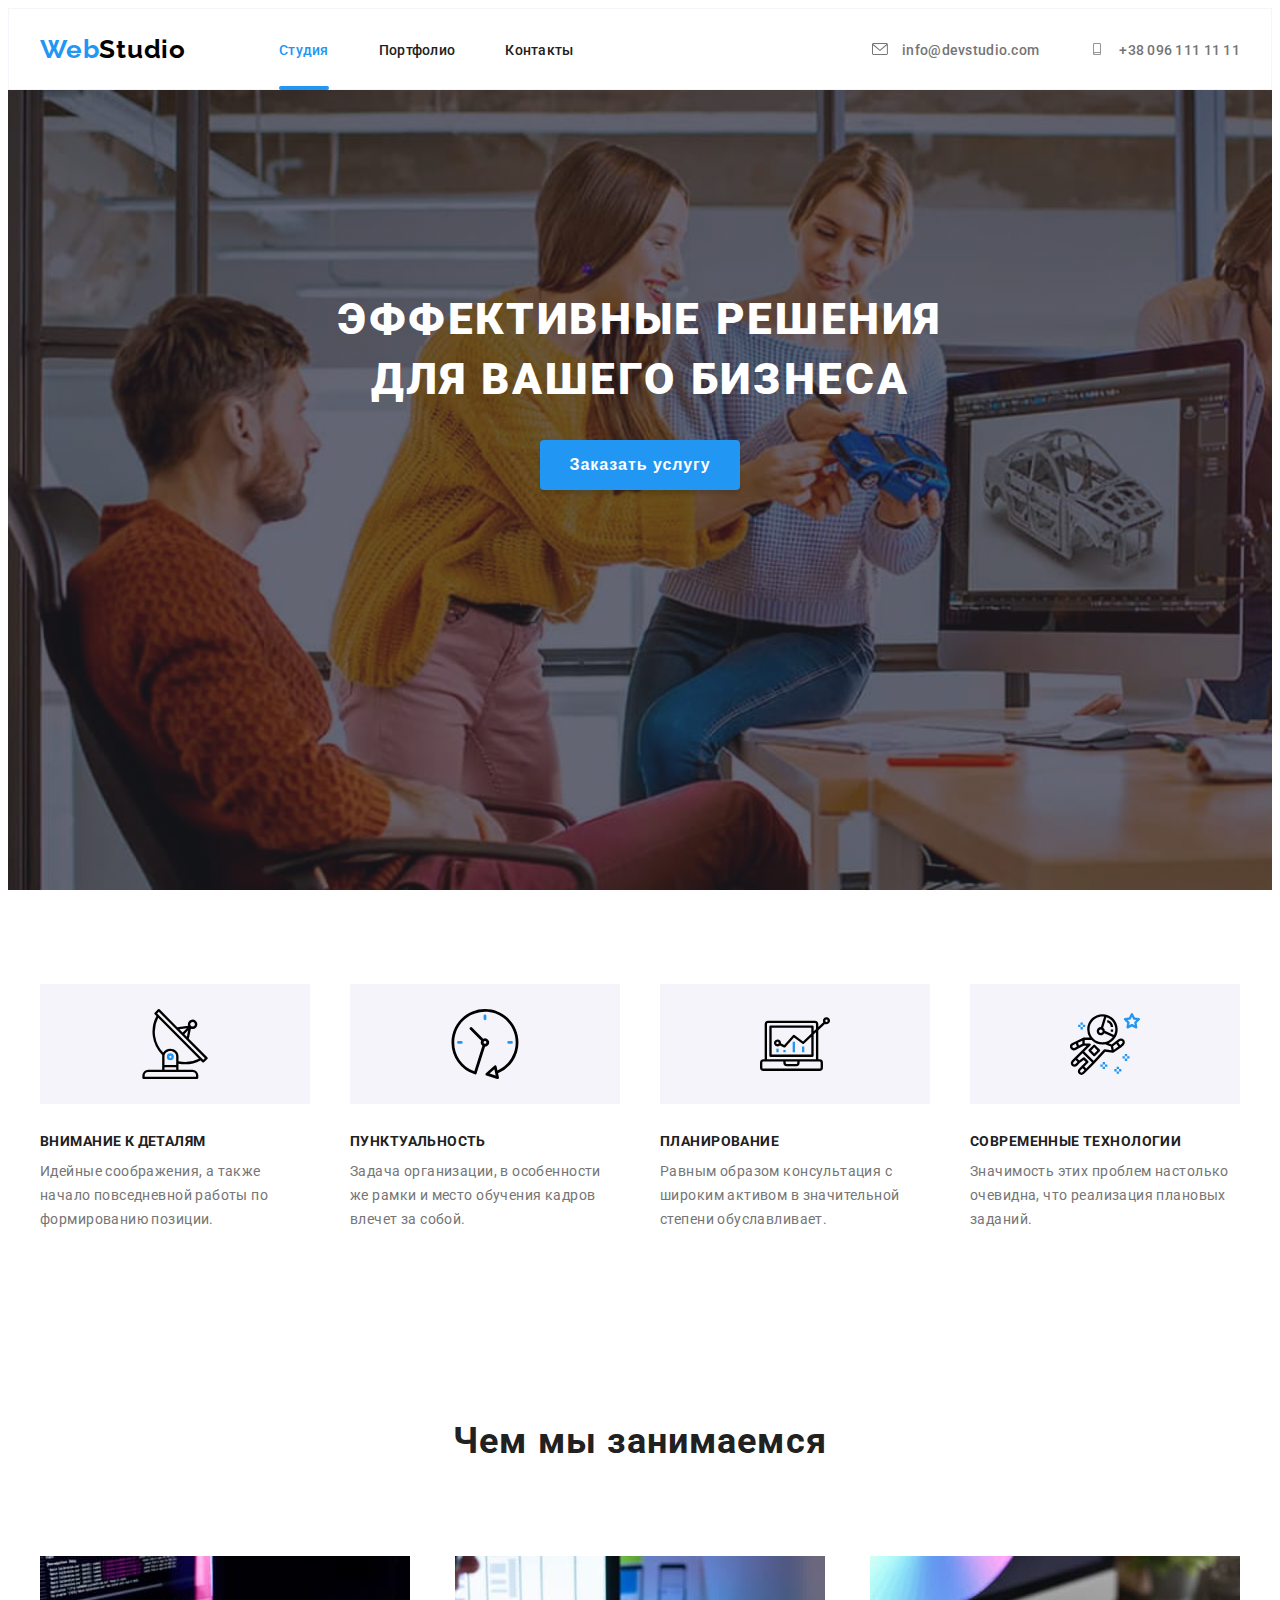
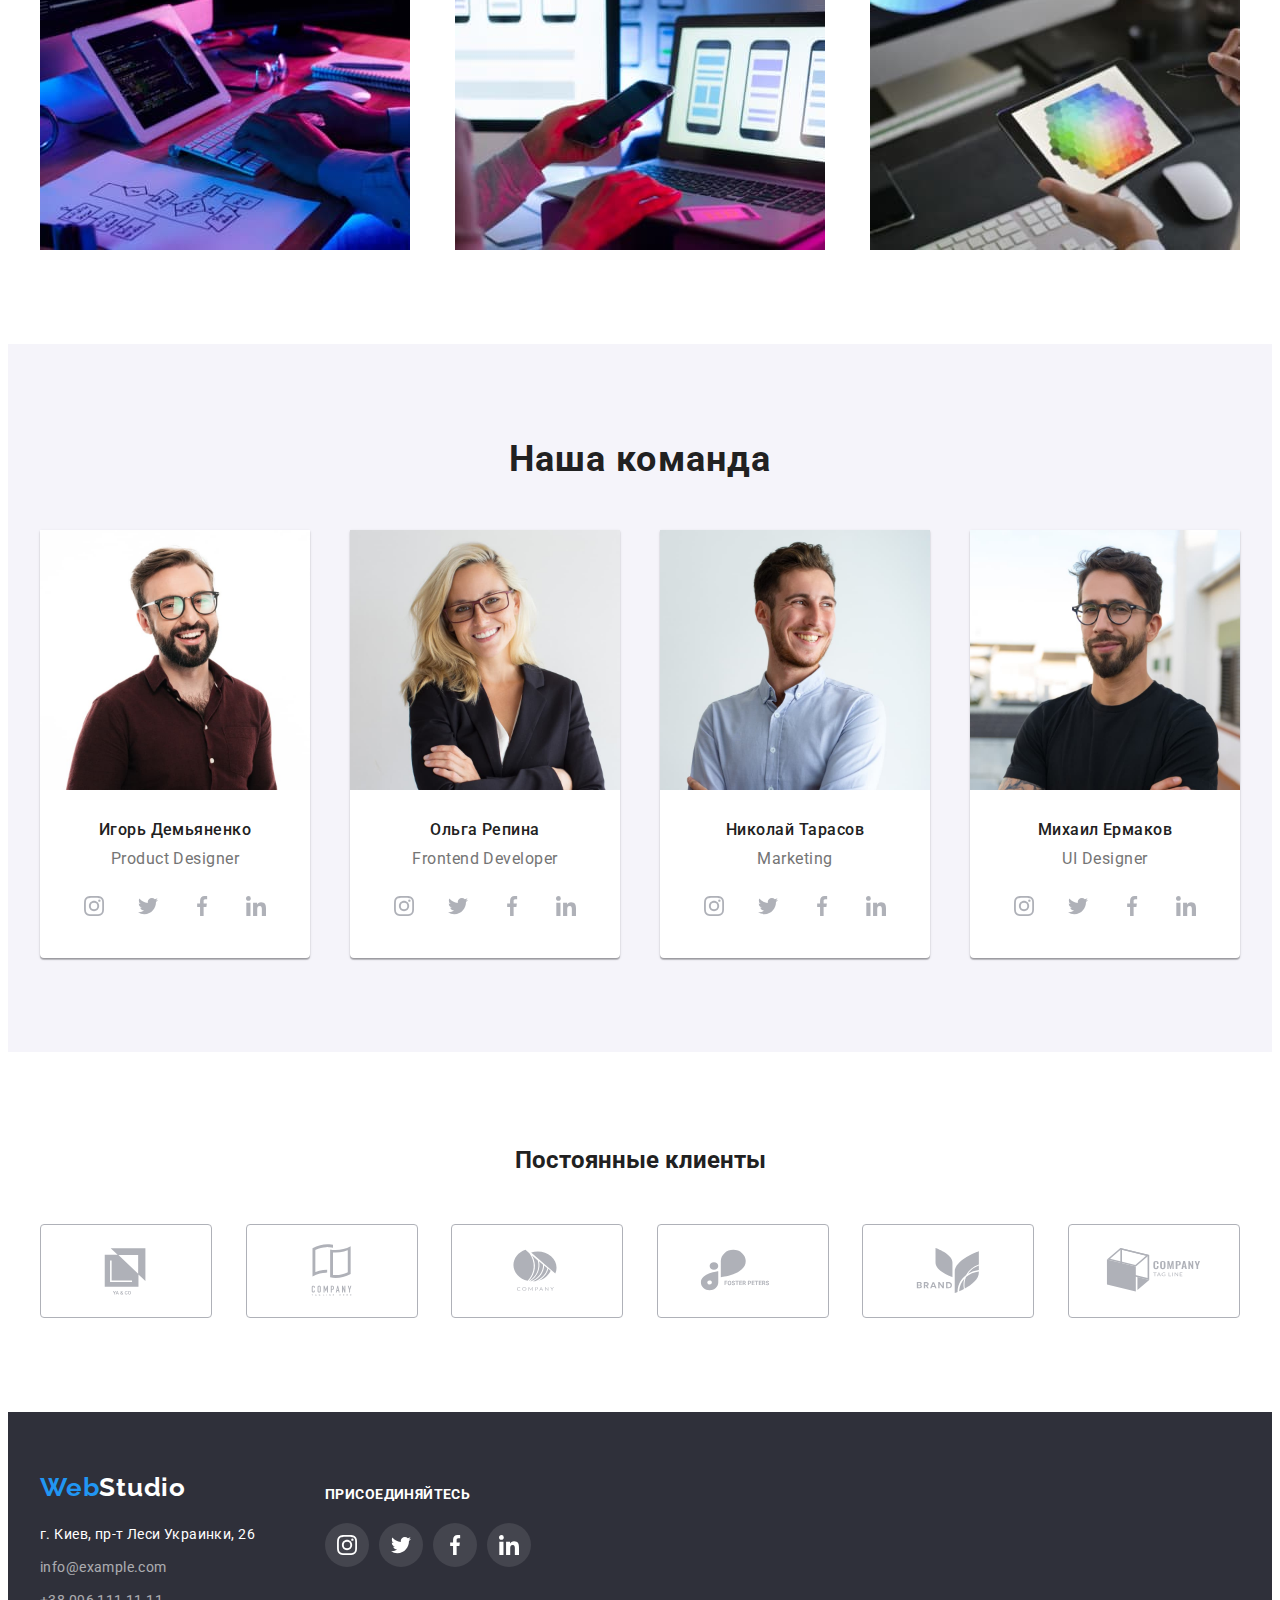
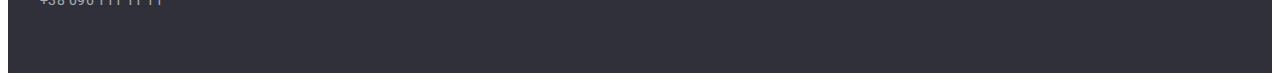
<file: index.html>
<!DOCTYPE html>
<html lang="ru">
  <head>
    <meta charset="UTF-8" />
    <meta http-equiv="X-UA-Compatible" content="IE=edge" />
    <meta name="viewport" content="width=device-width, initial-scale=1.0" />
    <title>Студия</title>
    <link
      rel="stylesheet"
      href="https://cdnjs.cloudflare.com/ajax/libs/modern-normalize/1.1.0/modern-normalize.min.css"
      integrity="sha512-wpPYUAdjBVSE4KJnH1VR1HeZfpl1ub8YT/NKx4PuQ5NmX2tKuGu6U/JRp5y+Y8XG2tV+wKQpNHVUX03MfMFn9Q=="
      crossorigin="anonymous"
      referrerpolicy="no-referrer"
    />
    <link rel="preconnect" href="https://fonts.googleapis.com" />
    <link rel="preconnect" href="https://fonts.gstatic.com" crossorigin />
    <link
      href="https://fonts.googleapis.com/css2?family=Raleway:wght@700&family=Roboto:wght@400;500;700;900&display=swap"
      rel="stylesheet"
    />
    <link rel="stylesheet" href="./css/styles.css" />
  </head>
  <body>
    <header class="page-header">
      <div class="container">
        <a href="./index.html" class="logo logo-black link"
          ><span class="logo-accent">Web</span>Studio</a
        >
        <nav class="main-nav">
          <ul class="list">
            <li class="item">
              <a href="./index.html" class="nav-link link current">Студия</a>
            </li>
            <li class="item">
              <a href="./portfolio.html" class="nav-link link">Портфолио</a>
            </li>
            <li class="item"><a href="#" class="nav-link link">Контакты</a></li>
          </ul>
        </nav>

        <ul class="contacts-nav list">
          <li class="item">
            <svg class="contacts-icon" width="16" height="12">
              <use class="icon" href="./images/icons.svg#envelope"></use>
            </svg>
            <a href="mailto:info@devstudio.com" class="contacts-link link"
              >info@devstudio.com</a
            >
          </li>
          <li class="item">
            <svg class="contacts-icon" width="16" height="12">
              <use class="icon" href="./images/icons.svg#smartphone"></use>
            </svg>
            <a href="tel:+380961111111" class="contacts-link link"
              >+38 096 111 11 11</a
            >
          </li>
        </ul>
      </div>
    </header>

    <main>
      <section class="hero center-text">
        <div class="container">
          <h1 class="hero-title">Эффективные решения для вашего бизнеса</h1>
          <button data-modal-open type="button" class="button">
            Заказать услугу
          </button>
        </div>
      </section>

      <section class="section advantages">
        <div class="container">
          <h2 class="section-title advantages-header" hidden>
            Наши приемущества
          </h2>
          <ul class="list">
            <li class="item">
              <div class="icon-wrapper">
                <svg class="advantages-icon" width="70" height="70">
                  <use class="icon" href="./images/icons.svg#antenna"></use>
                </svg>
              </div>

              <h3 class="section-title">Внимание к деталям</h3>
              <p class="description">
                Идейные соображения, а также начало повседневной работы по
                формированию позиции.
              </p>
            </li>
            <li class="item">
              <div class="icon-wrapper">
                <svg class="advantages-icon" width="70" height="70">
                  <use class="icon" href="./images/icons.svg#clock"></use>
                </svg>
              </div>

              <h3 class="section-title">Пунктуальность</h3>
              <p class="description">
                Задача организации, в особенности же рамки и место обучения
                кадров влечет за собой.
              </p>
            </li>
            <li class="item">
              <div class="icon-wrapper">
                <svg class="advantages-icon" width="70" height="70">
                  <use class="icon" href="./images/icons.svg#diagram"></use>
                </svg>
              </div>

              <h3 class="section-title">Планирование</h3>
              <p class="description">
                Равным образом консультация с широким активом в значительной
                степени обуславливает.
              </p>
            </li>
            <li class="item">
              <div class="icon-wrapper">
                <svg class="advantages-icon" width="70" height="70">
                  <use class="icon" href="./images/icons.svg#astronaut"></use>
                </svg>
              </div>

              <h3 class="section-title">Современные технологии</h3>
              <p class="description">
                Значимость этих проблем настолько очевидна, что реализация
                плановых заданий.
              </p>
            </li>
          </ul>
        </div>
      </section>

      <section class="section about">
        <div class="container">
          <h2 class="section-title section-text center-text">
            Чем мы занимаемся
          </h2>
          <ul class="list">
            <li>
              <img
                src="./images/close-up-image-programer-working-his-desk-office.jpg"
                alt="Программист работает за рабочим местом"
                width="370"
              />
            </li>
            <li>
              <img
                src="./images/web-ui-designers-are-developing-application-smartphones-team-creators-is-working-interface-mobile-phones.jpg"
                alt="Дизайнеры разрабатывают дизайн приложения для смартфона"
                width="370"
              />
            </li>
            <li>
              <img
                src="./images/creative-artist-web-design-with-working-colour-selection-graphic-tablet.jpg"
                alt="Дизайнер работает с палитрой цветов на графическом планшете"
                width="370"
              />
            </li>
          </ul>
        </div>
      </section>

      <section class="section team">
        <div class="container">
          <h2 class="team-title section-title center-text">Наша команда</h2>
          <ul class="list">
            <li class="team-card">
              <img
                src="./images/team-photo1.jpg"
                alt="Фото Игорь Демьяненко"
                width="270"
              />

              <div class="team-card-info">
                <h3 class="team-card-title">Игорь Демьяненко</h3>
                <p class="position">Product Designer</p>

                <div class="team-icons-container">
                  <ul class="team-social-list list">
                    <li class="team-icons-item">
                      <a class="link" href="" aria-label="Страница на Инстаграм"
                        ><svg class="social-icon" width="20" height="20">
                          <use
                            class="icon"
                            href="./images/icons.svg#instagram"
                          ></use>
                        </svg>
                      </a>
                    </li>
                    <li class="team-icons-item">
                      <a class="link" href="" aria-label="Страница на Твиттер"
                        ><svg class="social-icon" width="20" height="20">
                          <use
                            class="icon"
                            href="./images/icons.svg#twitter"
                          ></use>
                        </svg>
                      </a>
                    </li>
                    <li class="team-icons-item">
                      <a class="link" href="" aria-label="Страница на Фейсбук"
                        ><svg class="social-icon" width="20" height="20">
                          <use
                            class="icon"
                            href="./images/icons.svg#facebook"
                          ></use>
                        </svg>
                      </a>
                    </li>
                    <li class="team-icons-item">
                      <a class="link" href="" aria-label="Страница на Линкедин"
                        ><svg class="social-icon" width="20" height="20">
                          <use
                            class="icon"
                            href="./images/icons.svg#linkedin"
                          ></use>
                        </svg>
                      </a>
                    </li>
                  </ul>
                </div>
              </div>
            </li>
            <li class="team-card">
              <img
                src="./images/team-photo2.jpg"
                alt="Фото Ольга Репина"
                width="270"
              />
              <div class="team-card-info">
                <h3 class="team-card-title">Ольга Репина</h3>
                <p class="position">Frontend Developer</p>

                <div class="team-icons-container">
                  <ul class="team-social-list list">
                    <li class="team-icons-item">
                      <a class="link" href="" aria-label="Страница на Инстаграм"
                        ><svg class="social-icon" width="20" height="20">
                          <use
                            class="icon"
                            href="./images/icons.svg#instagram"
                          ></use>
                        </svg>
                      </a>
                    </li>
                    <li class="team-icons-item">
                      <a class="link" href="" aria-label="Страница на Твиттер"
                        ><svg class="social-icon" width="20" height="20">
                          <use
                            class="icon"
                            href="./images/icons.svg#twitter"
                          ></use>
                        </svg>
                      </a>
                    </li>
                    <li class="team-icons-item">
                      <a class="link" href="" aria-label="Страница на Фейсбук"
                        ><svg class="social-icon" width="20" height="20">
                          <use
                            class="icon"
                            href="./images/icons.svg#facebook"
                          ></use>
                        </svg>
                      </a>
                    </li>
                    <li class="team-icons-item">
                      <a class="link" href="" aria-label="Страница на Линкедин"
                        ><svg class="social-icon" width="20" height="20">
                          <use
                            class="icon"
                            href="./images/icons.svg#linkedin"
                          ></use>
                        </svg>
                      </a>
                    </li>
                  </ul>
                </div>
              </div>
            </li>
            <li class="team-card">
              <img
                src="./images/team-photo3.jpg"
                alt="Фото Николай Тарасов"
                width="270"
              />
              <div class="team-card-info">
                <h3 class="team-card-title">Николай Тарасов</h3>
                <p class="position">Marketing</p>

                <div class="team-icons-container">
                  <ul class="team-social-list list">
                    <li class="team-icons-item">
                      <a class="link" href="" aria-label="Страница на Инстаграм"
                        ><svg class="social-icon" width="20" height="20">
                          <use
                            class="icon"
                            href="./images/icons.svg#instagram"
                          ></use>
                        </svg>
                      </a>
                    </li>
                    <li class="team-icons-item">
                      <a class="link" href="" aria-label="Страница на Твиттер"
                        ><svg class="social-icon" width="20" height="20">
                          <use
                            class="icon"
                            href="./images/icons.svg#twitter"
                          ></use>
                        </svg>
                      </a>
                    </li>
                    <li class="team-icons-item">
                      <a class="link" href="" aria-label="Страница на Фейсбук"
                        ><svg class="social-icon" width="20" height="20">
                          <use
                            class="icon"
                            href="./images/icons.svg#facebook"
                          ></use>
                        </svg>
                      </a>
                    </li>
                    <li class="team-icons-item">
                      <a class="link" href="" aria-label="Страница на Линкедин"
                        ><svg class="social-icon" width="20" height="20">
                          <use
                            class="icon"
                            href="./images/icons.svg#linkedin"
                          ></use>
                        </svg>
                      </a>
                    </li>
                  </ul>
                </div>
              </div>
            </li>
            <li class="team-card">
              <img
                src="./images/team-photo4.jpg"
                alt="Фото Михаил Ермаков"
                width="270"
              />
              <div class="team-card-info">
                <h3 class="team-card-title">Михаил Ермаков</h3>
                <p class="position">UI Designer</p>

                <div class="team-icons-container">
                  <ul class="team-social-list list">
                    <li class="team-icons-item">
                      <a class="link" href="" aria-label="Страница на Инстаграм"
                        ><svg class="social-icon" width="20" height="20">
                          <use
                            class="icon"
                            href="./images/icons.svg#instagram"
                          ></use>
                        </svg>
                      </a>
                    </li>
                    <li class="team-icons-item">
                      <a class="link" href="" aria-label="Страница на Твиттер"
                        ><svg class="social-icon" width="20" height="20">
                          <use
                            class="icon"
                            href="./images/icons.svg#twitter"
                          ></use>
                        </svg>
                      </a>
                    </li>
                    <li class="team-icons-item">
                      <a class="link" href="" aria-label="Страница на Фейсбук"
                        ><svg class="social-icon" width="20" height="20">
                          <use
                            class="icon"
                            href="./images/icons.svg#facebook"
                          ></use>
                        </svg>
                      </a>
                    </li>
                    <li class="team-icons-item">
                      <a class="link" href="" aria-label="Страница на Линкедин"
                        ><svg class="social-icon" width="20" height="20">
                          <use
                            class="icon"
                            href="./images/icons.svg#linkedin"
                          ></use>
                        </svg>
                      </a>
                    </li>
                  </ul>
                </div>
              </div>
            </li>
          </ul>
        </div>
      </section>

      <section class="section regular-clients">
        <div class="container">
          <h2 class="section-title center-text">Постоянные клиенты</h2>
          <ul class="list clients-list">
            <li class="item">
              <a
                href=""
                class="link client-link"
                aria-label="Ссылка на страницу Клиента"
              >
                <svg class="client-icon">
                  <use
                    class="client-1 icon"
                    href="./images/icons.svg#logo1"
                  ></use>
                </svg>
              </a>
            </li>
            <li class="item">
              <a
                href=""
                class="link client-link"
                aria-label="Ссылка на страницу Клиента"
              >
                <svg class="client-icon">
                  <use
                    class="client-1 icon"
                    href="./images/icons.svg#logo2"
                  ></use>
                </svg>
              </a>
            </li>
            <li class="item">
              <a
                href=""
                class="link client-link"
                aria-label="Ссылка на страницу Клиента"
              >
                <svg class="client-icon">
                  <use
                    class="client-1 icon"
                    href="./images/icons.svg#logo3"
                  ></use>
                </svg>
              </a>
            </li>
            <li class="item">
              <a
                href=""
                class="link client-link"
                aria-label="Ссылка на страницу Клиента"
              >
                <svg class="client-icon">
                  <use
                    class="client-1 icon"
                    href="./images/icons.svg#logo4"
                  ></use>
                </svg>
              </a>
            </li>
            <li class="item">
              <a
                href=""
                class="link client-link"
                aria-label="Ссылка на страницу Клиента"
              >
                <svg class="client-icon">
                  <use
                    class="client-1 icon"
                    href="./images/icons.svg#logo5"
                  ></use>
                </svg>
              </a>
            </li>
            <li class="item">
              <a
                href=""
                class="link client-link"
                aria-label="Ссылка на страницу Клиента"
              >
                <svg class="client-icon">
                  <use
                    class="client-1 icon"
                    href="./images/icons.svg#logo6"
                  ></use>
                </svg>
              </a>
            </li>
          </ul>
        </div>
      </section>
    </main>

    <footer class="footer">
      <div class="container">
        <div class="address-block">
          <a href="./index.html" class="logo logo-white link"
            ><span class="logo-accent">Web</span>Studio</a
          >
          <address class="address">
            <ul class="list">
              <li class="item">г. Киев, пр-т Леси Украинки, 26</li>
              <li class="item">
                <a href="mailto:info@example.com" class="link"
                  >info@example.com</a
                >
              </li>
              <li class="item">
                <a href="tel:+380961111111" class="link">+38 096 111 11 11</a>
              </li>
            </ul>
          </address>
        </div>
        <div class="footer-social">
          <b class="footer-title">Присоединяйтесь</b>
          <ul class="footer-social-list list">
            <li class="footer-social-item">
              <a href="" class="link" aria-label="Ссылка на инстаграм">
                <svg class="social-icon" width="20" height="20">
                  <use class="icon" href="./images/icons.svg#instagram"></use>
                </svg>
              </a>
            </li>
            <li class="footer-social-item">
              <a href="" class="link" aria-label="Ссылка на твиттер">
                <svg class="social-icon">
                  <use class="icon" href="./images/icons.svg#twitter"></use>
                </svg>
              </a>
            </li>
            <li class="footer-social-item">
              <a href="" class="link" aria-label="Ссылка на фейсбук">
                <svg class="social-icon">
                  <use class="icon" href="./images/icons.svg#facebook"></use>
                </svg>
              </a>
            </li>
            <li class="footer-social-item">
              <a href="" class="link" aria-label="Ссылка на линкедин">
                <svg class="social-icon">
                  <use class="icon" href="./images/icons.svg#linkedin"></use>
                </svg>
              </a>
            </li>
          </ul>
        </div>
      </div>
    </footer>

    <!--Modal-->
    <div class="backdrop is-hidden" data-modal>
      <div class="modal">
        <button
          data-modal-close
          class="btn-close"
          aria-label="Кнопка закрытия"
        ></button>
      </div>
    </div>

    <script src="./js/modal.js"></script>
  </body>
</html>
</file>
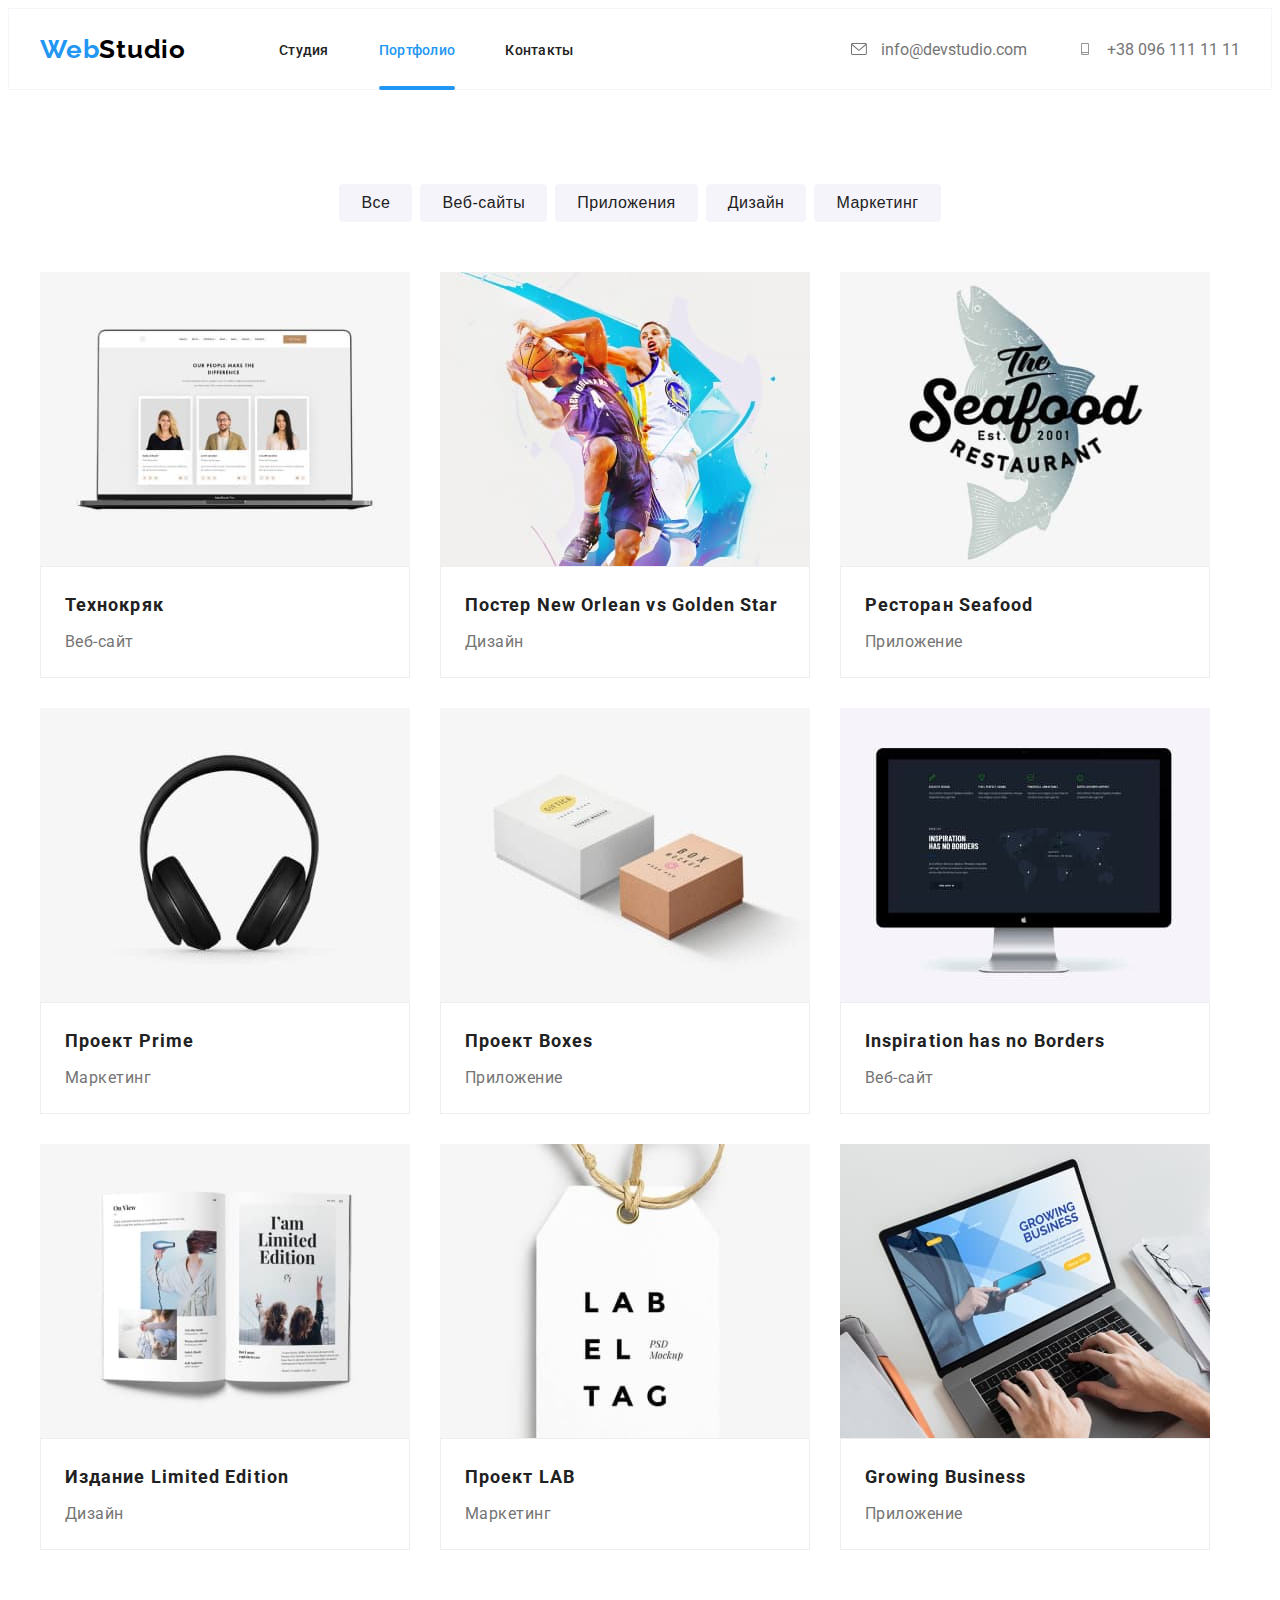
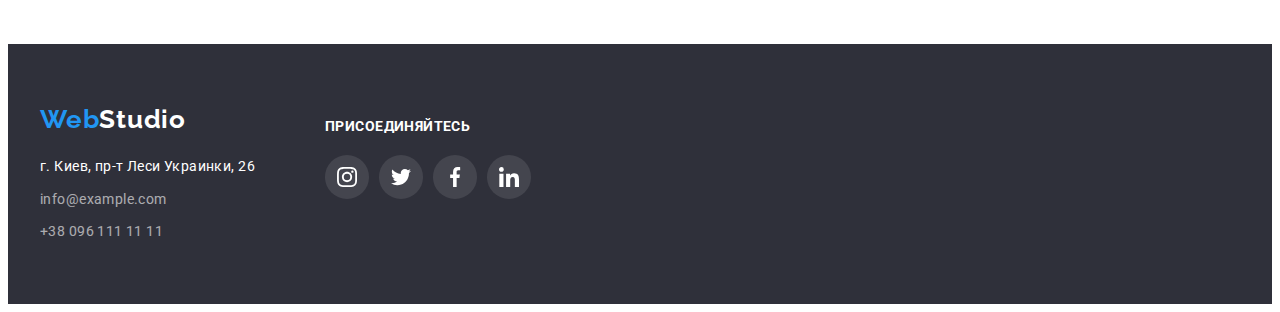
<file: portfolio.html>
<!DOCTYPE html>
<html lang="ru">
  <head>
    <meta charset="UTF-8" />
    <meta http-equiv="X-UA-Compatible" content="IE=edge" />
    <meta name="viewport" content="width=device-width, initial-scale=1.0" />
    <title>Portfolio</title>
    <link
      rel="stylesheet"
      href="https://cdnjs.cloudflare.com/ajax/libs/modern-normalize/1.1.0/modern-normalize.min.css"
      integrity="sha512-wpPYUAdjBVSE4KJnH1VR1HeZfpl1ub8YT/NKx4PuQ5NmX2tKuGu6U/JRp5y+Y8XG2tV+wKQpNHVUX03MfMFn9Q=="
      crossorigin="anonymous"
      referrerpolicy="no-referrer"
    />
    <link rel="preconnect" href="https://fonts.googleapis.com" />
    <link rel="preconnect" href="https://fonts.gstatic.com" crossorigin />
    <link
      href="https://fonts.googleapis.com/css2?family=Raleway:wght@700&family=Roboto:wght@400;500;700;900&display=swap"
      rel="stylesheet"
    />
    <link rel="stylesheet" href="./css/styles.css" />
  </head>
  <body>
    <header class="page-header">
      <div class="container">
        <a href="./index.html" class="logo logo-black link"
          ><span class="logo-accent">Web</span>Studio</a
        >
        <nav class="main-nav">
          <ul class="list">
            <li class="item">
              <a href="./index.html" class="nav-link link">Студия</a>
            </li>
            <li class="item">
              <a href="./portfolio.html" class="nav-link link current">Портфолио</a>
            </li>
            <li class="item"><a href="#" class="nav-link link">Контакты</a></li>
          </ul>
        </nav>

        <ul class="contacts-nav list">
          <li class="item">
            <svg class="contacts-icon" width="16" height="12">
              <use class="icon" href="./images/icons.svg#envelope"></use>
            </svg>
            <a href="mailto:info@devstudio.com" class="link"
              >info@devstudio.com</a
            >
          </li>
          <li class="item">
            <svg class="contacts-icon" width="16" height="12">
              <use class="icon" href="./images/icons.svg#smartphone"></use>
            </svg>
            <a href="tel:+380961111111" class="link">+38 096 111 11 11</a>
          </li>
        </ul>
      </div>
    </header>

    <main>
      <div class="container">
        <section class="portfolio section">
          <h1 class="section-title" hidden>Портофлио</h1>

          <ul class="list portfolio-filter">
            <li class="item">
              <button type="button" class="button button-filter">Все</button>
            </li>
            <li class="item">
              <button type="button" class="button button-filter">
                Веб-сайты
              </button>
            </li>
            <li class="item">
              <button type="button" class="button button-filter">
                Приложения
              </button>
            </li>
            <li class="item">
              <button type="button" class="button button-filter">Дизайн</button>
            </li>
            <li>
              <button type="button" class="button button-filter">
                Маркетинг
              </button>
            </li>
          </ul>

          <ul class="list portfolio-list">
            <li class="portfolio-card">
              <a href="" class="potfolio-link link"
                ><div class="thumb-wrapper">
                  <img
                    src="./images/portfolio1.jpg"
                    alt="Лаптом с открытым сайтом"
                  />
                  <div class="portfolio-overlay">
                    <p class="portfolio-overlay-text">
                      Технокряк это современная площадка распространения
                      коронавируса. Компании используют эту платформу для
                      цифрового шпионажа и атак на защищённые сервера
                      конкурентов.
                    </p>
                  </div>
                </div>

                <div class="desc-wrapper">
                  <h2 class="card-title">Технокряк</h2>
                  <p class="description">Веб-сайт</p>
                </div></a
              >
            </li>
            <li class="portfolio-card">
              <a href="" class="potfolio-link link">
                <div class="thumb-wrapper">
                  <img
                    src="./images/portfolio2.jpg"
                    alt="Рисунок баскетболистов за игрой"
                    width="370"
                  />
                  <div class="portfolio-overlay">
                    <p class="portfolio-overlay-text">
                      Технокряк это современная площадка распространения
                      коронавируса. Компании используют эту платформу для
                      цифрового шпионажа и атак на защищённые сервера
                      конкурентов.
                    </p>
                  </div>
                </div>

                <div class="desc-wrapper">
                  <h2 class="card-title">
                    Постер <span lang="en">New Orlean vs Golden Star</span>
                  </h2>
                  <p class="description">Дизайн</p>
                </div>
              </a>
            </li>

            <li class="portfolio-card">
              <a href="" class="potfolio-link link"></a>
                <div class="thumb-wrapper">
                  <img
                    src="./images/portfolio3.jpg"
                    alt="Логотип ресторана Seafood"
                    width="370"
                  />
                  <div class="portfolio-overlay">
                    <p class="portfolio-overlay-text">
                      Технокряк это современная площадка распространения
                      коронавируса. Компании используют эту платформу для
                      цифрового шпионажа и атак на защищённые сервера
                      конкурентов.
                    </p>
                  </div>
                </div>

                <div class="desc-wrapper">
                  <h2 class="card-title">Ресторан Seafood</h2>
                  <p class="description">Приложение</p>
                </div>
              </a>
            </li>

            <li class="portfolio-card">
              <a href="" class="potfolio-link link"
                >
              <div class="thumb-wrapper">
                <img src="./images/portfolio4.jpg" alt="Наушники" width="370" />
                <div class="portfolio-overlay">
                  <p class="portfolio-overlay-text">
                    Технокряк это современная площадка распространения
                    коронавируса. Компании используют эту платформу для
                    цифрового шпионажа и атак на защищённые сервера конкурентов.
                  </p>
                </div>
              </div>

              <div class="desc-wrapper">
                <h2 class="card-title">Проект Prime</h2>
                <p class="description">Маркетинг</p>
              </div>
              </a>
            </li>

            <li class="portfolio-card">
              <a href="" class="potfolio-link link"
                >
              <div class="thumb-wrapper">
                <img
                  src="./images/portfolio5.jpg"
                  alt="Две коробки"
                  width="370"
                />
                <div class="portfolio-overlay">
                  <p class="portfolio-overlay-text">
                    Технокряк это современная площадка распространения
                    коронавируса. Компании используют эту платформу для
                    цифрового шпионажа и атак на защищённые сервера конкурентов.
                  </p>
                </div>
              </div>

              <div class="desc-wrapper">
                <h2 class="card-title">Проект Boxes</h2>
                <p class="description">Приложение</p>
              </div>
              </a>
            </li>

            <li class="portfolio-card">
              <a href="" class="potfolio-link link"
                >
              <div class="thumb-wrapper">
                <img
                  src="./images/portfolio6.jpg"
                  alt="Монитор с изображением сайта на экране"
                  width="370"
                />
                <div class="portfolio-overlay">
                  <p class="portfolio-overlay-text">
                    Технокряк это современная площадка распространения
                    коронавируса. Компании используют эту платформу для
                    цифрового шпионажа и атак на защищённые сервера конкурентов.
                  </p>
                </div>
              </div>

              <div class="desc-wrapper">
                <h2 class="card-title">Inspiration has no Borders</h2>
                <p class="description">Веб-сайт</p>
              </div>
              </a>
            </li>

            <li class="portfolio-card">
              <a href="" class="potfolio-link link"
                >
              <div class="thumb-wrapper">
                <img
                  src="./images/portfolio7.jpg"
                  alt="Открытый журнал"
                  width="370"
                />
                <div class="portfolio-overlay">
                  <p class="portfolio-overlay-text">
                    Технокряк это современная площадка распространения
                    коронавируса. Компании используют эту платформу для
                    цифрового шпионажа и атак на защищённые сервера конкурентов.
                  </p>
                </div>
              </div>

              <div class="desc-wrapper">
                <h2 class="card-title">Издание Limited Edition</h2>
                <p class="description">Дизайн</p>
              </div>
              </a>
            </li>

            <li class="portfolio-card">
              <a href="" class="potfolio-link link"
                >
              <div class="thumb-wrapper">
                <img
                  src="./images/portfolio8.jpg"
                  alt="Бирка с надписью"
                  width="370"
                />
                <div class="portfolio-overlay">
                  <p class="portfolio-overlay-text">
                    Технокряк это современная площадка распространения
                    коронавируса. Компании используют эту платформу для
                    цифрового шпионажа и атак на защищённые сервера конкурентов.
                  </p>
                </div>
              </div>

              <div class="desc-wrapper">
                <h2 class="card-title">Проект LAB</h2>
                <p class="description">Маркетинг</p>
              </div>
              </a>
            </li>

            <li class="portfolio-card">
              <a href="" class="potfolio-link link"
                >
              <div class="thumb-wrapper">
                <img
                  src="./images/portfolio9.jpg"
                  alt="Открытый лаптоп с работающим приложением"
                  width="370"
                />
                <div class="portfolio-overlay">
                  <p class="portfolio-overlay-text">
                    Технокряк это современная площадка распространения
                    коронавируса. Компании используют эту платформу для
                    цифрового шпионажа и атак на защищённые сервера конкурентов.
                  </p>
                </div>
              </div>

              <div class="desc-wrapper">
                <h2 class="card-title">Growing Business</h2>
                <p class="description">Приложение</p>
              </div>
              </a>
            </li>

          </ul>
        </section>
      </div>
    </main>

    <footer class="footer">
      <div class="container">
        <div class="address-block">
          <a href="./index.html" class="logo logo-white link"
            ><span class="logo-accent">Web</span>Studio</a
          >
          <address class="address">
            <ul class="list">
              <li class="item">г. Киев, пр-т Леси Украинки, 26</li>
              <li class="item">
                <a href="mailto:info@example.com" class="link"
                  >info@example.com</a
                >
              </li>
              <li class="item">
                <a href="tel:+380961111111" class="link">+38 096 111 11 11</a>
              </li>
            </ul>
          </address>
        </div>
        <div class="footer-social">
          <b class="footer-title">Присоединяйтесь</b>
          <ul class="footer-social-list list">
            <li class="footer-social-item">
              <a href="" class="link" aria-label="Ссылка на инстаграм">
                <svg class="social-icon" width="20" height="20">
                  <use class="icon" href="./images/icons.svg#instagram"></use>
                </svg>
              </a>
            </li>
            <li class="footer-social-item">
              <a href="" class="link" aria-label="Ссылка на твиттер">
                <svg class="social-icon">
                  <use class="icon" href="./images/icons.svg#twitter"></use>
                </svg>
              </a>
            </li>
            <li class="footer-social-item">
              <a href="" class="link" aria-label="Ссылка на фейсбук">
                <svg class="social-icon">
                  <use class="icon" href="./images/icons.svg#facebook"></use>
                </svg>
              </a>
            </li>
            <li class="footer-social-item">
              <a href="" class="link" aria-label="Ссылка на линкедин">
                <svg class="social-icon">
                  <use class="icon" href="./images/icons.svg#linkedin"></use>
                </svg>
              </a>
            </li>
          </ul>
        </div>
      </div>
    </footer>
  </body>
</html>
</file>
<file: css/styles.css>
:root {
    --primary-text-color :#757575;
    --primary-logo-color:#000000;
    --title-text-color:#212121;
    --accent-color:#2196F3;
    --primary-white-color:#FFFFFF;
    --secondary-bg-color: #F5F4FA ;/*#ECECEC;*/
    --footer-bg-color: #2F303A;
    --btn-filter-bg-color : #F5F4FA;
    --team-section-color: #F5F4FA;
    --primary-brd-color:#EEEEEE;
    --active-btn-color:#188CE8;
    --icon-color: #afb1b8;
    --portfolio-overlay-color: rgba(33, 150, 243, 0.9);
    --backdrop-color:rgba(0, 0, 0, 0.2);
    --transition-tmting : 250ms;
    --transition-cubic: cubic-bezier(0.4, 0, 0.2, 1);
}

body{
    background-color: var(--primary-white-color);
    color: var(--primary-text-color);
    font-family: 'Roboto', sans-serif;
}

img {
    display: block;
}

h1, h2, h3, p {
    margin: 0;
}

ul {
    margin: 0;
    padding: 0;
}


/* Utility */
.container {
    width: 1200px;
    padding-right: 15px;
    padding-left: 15px;
    margin: 0 auto;
}

.section {
    padding: 94px 0;
}

.center-text {
    text-align: center;
}

.list {
    padding: 0;
    margin: 0;
    list-style: none;
}

.link {
    text-decoration: none;
    color: unset; 
}

.section-title,
.card-title {
    color: var(--title-text-color);
}

.logo{
    font-family: 'Raleway', sans-serif;
    font-weight: 700;
    font-size: 26px;
    line-height: 1.19;

    letter-spacing: 0.03em;
}

.logo-white{
    color: var(--primary-white-color);
}

.logo-black{
    color: var(--primary-logo-color);
}

/* Header */
.logo > .logo-accent{
    color: var(--accent-color);
}

.page-header {
    border: 1px solid var(--secondary-bg-color);
}

.page-header .container,
.contacts-nav,
.main-nav .list {
    display: flex;
}    

/* common font-style for header links */
.nav-link,
.contacts-link {
    font-weight: 500;
    font-size: 14px;
    line-height: 1.14;
    letter-spacing: 0.02em;
}


.page-header .container {
    height: 80px;
    align-items: center;
}

.main-nav {
    margin-left: 93px;
}

.main-nav .nav-link {
    position: relative;
    padding: 32px 0;    

    color: var(--title-text-color);
    transition: color var(--transition-tmting) var(--transition-cubic);
}

.main-nav .item:not(:last-child) {
    margin-right: 50px;
}

.main-nav .nav-link:hover,
.main-nav .nav-link:focus {
    color: var(--accent-color);
}


.main-nav .nav-link.current {
    color: var(--accent-color);  
}

.nav-link.current::after {
    position: absolute;
    bottom: 0;
    left: 0;
    content: "";
        
    width: 100%;
    height: 4px;

    border-radius: 2px;
    background: var(--accent-color);
}


.contacts-nav {
   margin-left: auto;
}

.contacts-nav .item + .item {
    margin-left: 50px;
}

.contacts-nav .link {
    padding: 32px 0;

    color: var(--primary-text-color);
    transition: color var(--transition-tmting) var(--transition-cubic);
}

.contacts-nav :hover,
.contacts-nav :focus
{
    color: var(--accent-color);
}

.contacts-icon {
    margin-right: 10px;
}

.contacts-icon .icon {
    fill: currentColor;
}

/* Hero */

.hero {
    padding-top: 200px;
    height: 600px;
    max-width: 1600px;
    margin: 0 auto;

    background:   
            linear-gradient(
            rgba(47, 48, 58, 0.4), 
            rgba(47, 48, 58, 0.4)
            ),
            url("../images/hero_image.jpg") ;
   
    background-size: cover;

}

.hero-title{
    margin-top: 0;
    margin-bottom: 30px;
    margin-right: auto;
    margin-left: auto;
    width: 696px;

    color: var(--primary-white-color);     

    font-weight: 900;
    font-size: 44px;
    line-height: 1.36;
    
    letter-spacing: 0.06em;
    text-transform: uppercase;
}

.hero .button {
    width: 200px;
    height: 50px;
    border: unset;
    box-shadow: 0px 4px 4px rgba(0, 0, 0, 0.15);
    border-radius: 4px;

    background-color: var(--accent-color);
    color: var(--primary-white-color);
    cursor: pointer;
    transition: background-color var(--transition-tmting) var(--transition-cubic);

    font-weight: bold;
    font-size: 16px;
    line-height: 1.87;
    letter-spacing: 0.06em;
}

.button:focus,
.button:hover {
    background-color: var(--active-btn-color);
}



/* Advantages */

.section.advantages {
    padding: 94px 0;
}

.advantages .list {
    display: flex;
    justify-content: space-between;
}

.advantages .item {
    width: 270px;
}

.advantages .icon-wrapper {
    display: flex;
    align-items: center;
    width: 270px;
    height: 120px;
    margin-bottom: 30px;

    background: var(--btn-filter-bg-color);
}

.advantages-icon {
    margin: auto;
}

.advantages .section-title {
    margin-bottom: 10px;

    font-weight: 700;
    font-size: 14px;
    line-height: 1.14;
    letter-spacing: 0.03em;
    text-transform: uppercase;
}

.advantages .description {
   
    font-weight: 400;
    font-size: 14px;
    line-height: 1.71;
    letter-spacing: 0.03em;
}

/* About */
.about img {
    display: block;
}

.about .list {
    display: flex;
    justify-content: space-between;
}

.about .section-title {
    margin-bottom: 94px;

    font-weight: 700;
    font-size: 36px;
    line-height: 1.17;
    letter-spacing: 0.03em;
}


/* Our Team */
.team {
    padding: 94px 0;

    background-color: var(--secondary-bg-color);
}

.team img {
    display: block;
}

.team-title {
    margin-bottom: 50px;

    font-weight: 700;
    font-size: 36px;
    line-height: 1.17;
    letter-spacing: 0.03em;
}

.team .list {
    display: flex;
    justify-content: space-between;
}

.team-card {
    width: 270px;
    /* height: 368px; */

    background-color: var(--primary-white-color);
    box-shadow: 0px 1px 3px rgba(0, 0, 0, 0.12), 0px 1px 1px rgba(0, 0, 0, 0.14), 0px 2px 1px rgba(0, 0, 0, 0.2);
    border-radius: 0px 0px 4px 4px;
}

.team-card-info {
    padding: 30px 0;
}

.team-card-title,
.team-card .position {
    font-weight: 500;
    font-size: 16px;
    line-height: 1.19;
    text-align: center;
    letter-spacing: 0.03em;

    color: var(--title-text-color);
}

.team-card .position {
    margin-top: 10px;
    
    font-weight: normal;

    color: var(--primary-text-color);
}

.team-icons-container {
    width: 206px;
    margin: 16px auto 0;
}


.team-icons-item {
    width: 44px;
    height: 44px;
    border-radius: 50%;
    transition: background var(--transition-tmting) var(--transition-cubic), color var(--transition-tmting) var(--transition-cubic);
}

.team-social-list.list {
    color: var(--icon-color);
}

.team-social-list .link {
    display: inline-flex;
    justify-content: center;
    align-items: center;
    width: 44px;
    height: 44px;
    border-radius: 50%;
}

.team-social-list .icon {
    fill:currentColor;
}

.team-icons-item:focus,
.team-icons-item:hover {
    background: var(--active-btn-color);
    color: var(--primary-white-color);
}

/* Regular Clients */

.regular-clients .section-title {
    margin-bottom: 50px;
}

.clients-list {
    display: flex;
    justify-content: space-between;
}

.client-icon {
    width:106px;
    height: 60px;
}

.clients-list .client-link {
    display: inline-flex;
    justify-content: center;
    align-items: center;
    width: 170px;
    height: 92px;
    color: var(--icon-color);

    background-repeat: no-repeat;
    background-position: center;

    transition: fill var(--transition-tmting) var(--transition-cubic), 
                border-color var(--transition-tmting) var(--transition-cubic),
                color var(--transition-tmting) var(--transition-cubic);

    border: 1px solid var(--icon-color);
    border-radius: 4px;     
}

.client-link:hover,
.client-link:focus {
    border-color: var(--accent-color);
    color: var(--accent-color);
    fill: var(--accent-color);
}

.client-icon .icon {
    fill: currentColor;
}



/* Footer */

.footer {
    padding: 60px 0;

    background-color: var(--footer-bg-color);
}

.footer .container {
    display: flex;
}

.footer .logo {
    display: inline-block;
    margin-bottom: 20px;
}

.address {
    color: var(--primary-white-color);

    font-style: normal;
    font-weight: 400;
    font-size: 14px;
    line-height: 1.71;
    letter-spacing: 0.03em;
}

.address .link {
    color: inherit;
    opacity: 0.6;
}

.address .item:not(:last-child) {
    margin-bottom: 9px;
}

.footer-social {
    margin-left: 70px;
    padding-top: 12px;
}

.footer-title {
    color: var(--primary-white-color);

    font-weight: 700;
    font-size: 14px;
    line-height: 1.14;
    letter-spacing: 0.03em;
    text-transform: uppercase;
}

.footer-social-list {
    display: flex;
    margin-top: 20px;

    color: var(--primary-white-color);
}

.footer-social-item:not(:last-child) {
    margin-right: 10px;
}


.footer-social-item {
    width: 44px;
    height: 44px;

    transition: background var(--transition-tmting) var(--transition-cubic); 
}


.footer-social-list .link {
    display: inline-flex;
    justify-content: center;
    align-items: center;
    width: 44px;
    height: 44px;

    background: rgba(255, 255, 255, 0.1);

    border-radius: 50%;
}


.footer-social-item :hover,
.footer-social-item :focus {
    background: var(--active-btn-color); 

} 


.social-icon {
    width:20px;
    height: 20px;
}

.footer-social-item .icon {
    fill: currentColor;
}

/* -- Modal -- */

.backdrop {
    position: fixed;
    top: 0;
    left: 0;
    width: 100%;
    height: 100%;

    background: var(--backdrop-color);
    transition: opacity var(--transition-tmting) var(--transition-cubic);
    
}

.backdrop.is-hidden {
    opacity: 0;
    pointer-events: none;
}

.backdrop.is-hidden .modal {
   transform: translate(-50%, -50%) scale(0.5);
}

.modal {
    position: absolute;
    top:50%;
    left: 50%;
    transform: translate(-50%, -50%);

    min-width: 528px;
    min-height: 581px;
    
    transition: transform var(--transition-tmting) var(--transition-cubic);
    
    background: #FFFFFF;
    box-shadow: 0px 1px 3px rgba(0, 0, 0, 0.12), 0px 1px 1px rgba(0, 0, 0, 0.14), 0px 2px 1px rgba(0, 0, 0, 0.2);
    border-radius: 4px;
}

.modal > .btn-close {
    position: absolute;
    top: 8px;
    right: 8px;

    display: inline-block;
    align-items: center;
    border: unset;
    background: transparent;
    width: 30px;
    height: 30px;

    border-radius: 50%;
    border: 1px solid #0000001A;
}

.modal > .btn-close::before {
    content: "";
    display: block;
    width: 18px;
    height: 18px;
    margin-left: -1px;

    background-image: url("../images/close-black.svg");
    background-size: contain;
}


/* -- Portfolio Page -- */

.portfolio {
    padding: 94px 0;
}

.portfolio-filter {
    display: flex;
    justify-content: center;
    margin-bottom: 50px;
}

.portfolio-filter .item:not(:last-child) {
    margin-right: 8px;
}

.button.button-filter{
    padding: 6px 22px;

    background-color: var(--btn-filter-bg-color);
    color: var(--title-text-color);
    cursor: pointer;
    border: unset;
    border-radius: 4px;

    transition: background-color var(--transition-tmting) var(--transition-cubic), color var(--transition-tmting) var(--transition-cubic);

    font-weight: 500;
    font-size: 16px;
    line-height: 1.62;
    letter-spacing: 0.03em;
}

.button.button-filter:hover,
.button.button-filter:focus
{
    background-color: var(--accent-color);
    color: var(--primary-white-color);
}

.portfolio-list {
    display: flex;
    flex-wrap: wrap;
}

.portfolio img {
    display: block;
}

.portfolio-card {
    width: 370px;
    margin-right: 30px;
    margin-bottom: 30px;
    overflow: hidden;
}

.potfolio-link {
    text-decoration: none;
}

.portfolio-card:focus,
.portfolio-card:hover {
    box-shadow: 0px 1px 1px rgba(0, 0, 0, 0.12), 0px 4px 4px rgba(0, 0, 0, 0.06), 1px 4px 6px rgba(0, 0, 0, 0.16);
}

.portfolio-card:nth-child(3n) {
    margin-right: 0;
}

.portfolio-card:nth-last-child(-n + 3) {
    margin-bottom: 0;
}

.portfolio .desc-wrapper {
    padding: 20px 24px;

    border: 1px solid var(--primary-brd-color);
}

.portfolio .thumb-wrapper {
    position: relative;
    overflow: hidden;
}

.portfolio-overlay-text {

    width: 322px;
    padding-top: 61px;
    margin: auto;

    font-family: Roboto;
    font-size: 18px;
    line-height: 1.56;
    letter-spacing: 0.03em;

    color: var(--primary-white-color);
}    

.portfolio-overlay {
    position: absolute;
    top:0;
    left:0;
    width: 100%;
    height: 100%;

    background: rgba(33, 150, 243, 0.9);
    
    transform: translateY(150%);  
    transition: transform var(--transition-tmting) var(--transition-cubic);
  
}

.portfolio-card:hover .portfolio-overlay,
.portfolio-card:focus .portfolio-overlay {
    transform: translateY(0); 
}


.portfolio-card .card-title {
    margin-bottom: 4px;

    font-weight: 700;
    font-size: 18px;
    line-height: 2;
    letter-spacing: 0.06em;
}

.portfolio-card .description {
    font-weight: 400;
    font-size: 16px;
    line-height: 1.87;
    letter-spacing: 0.03em;
}
</file>
